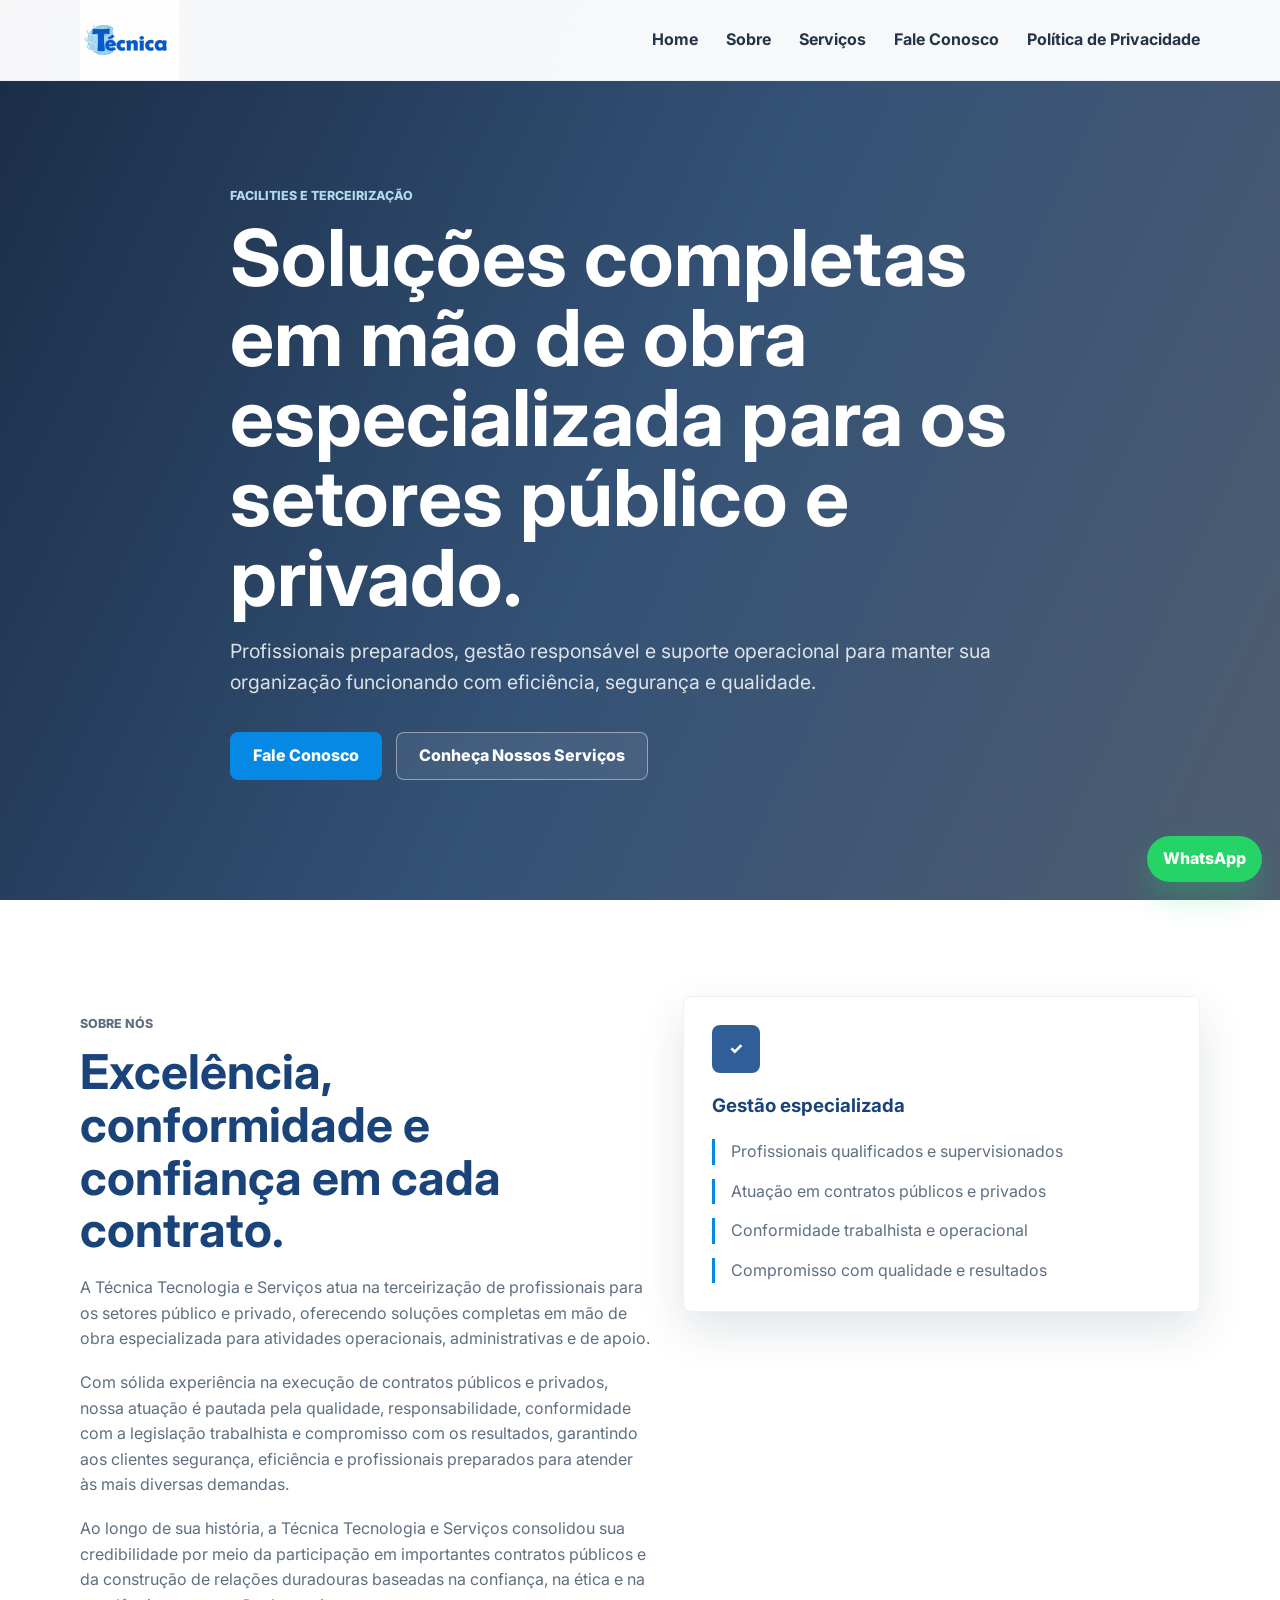
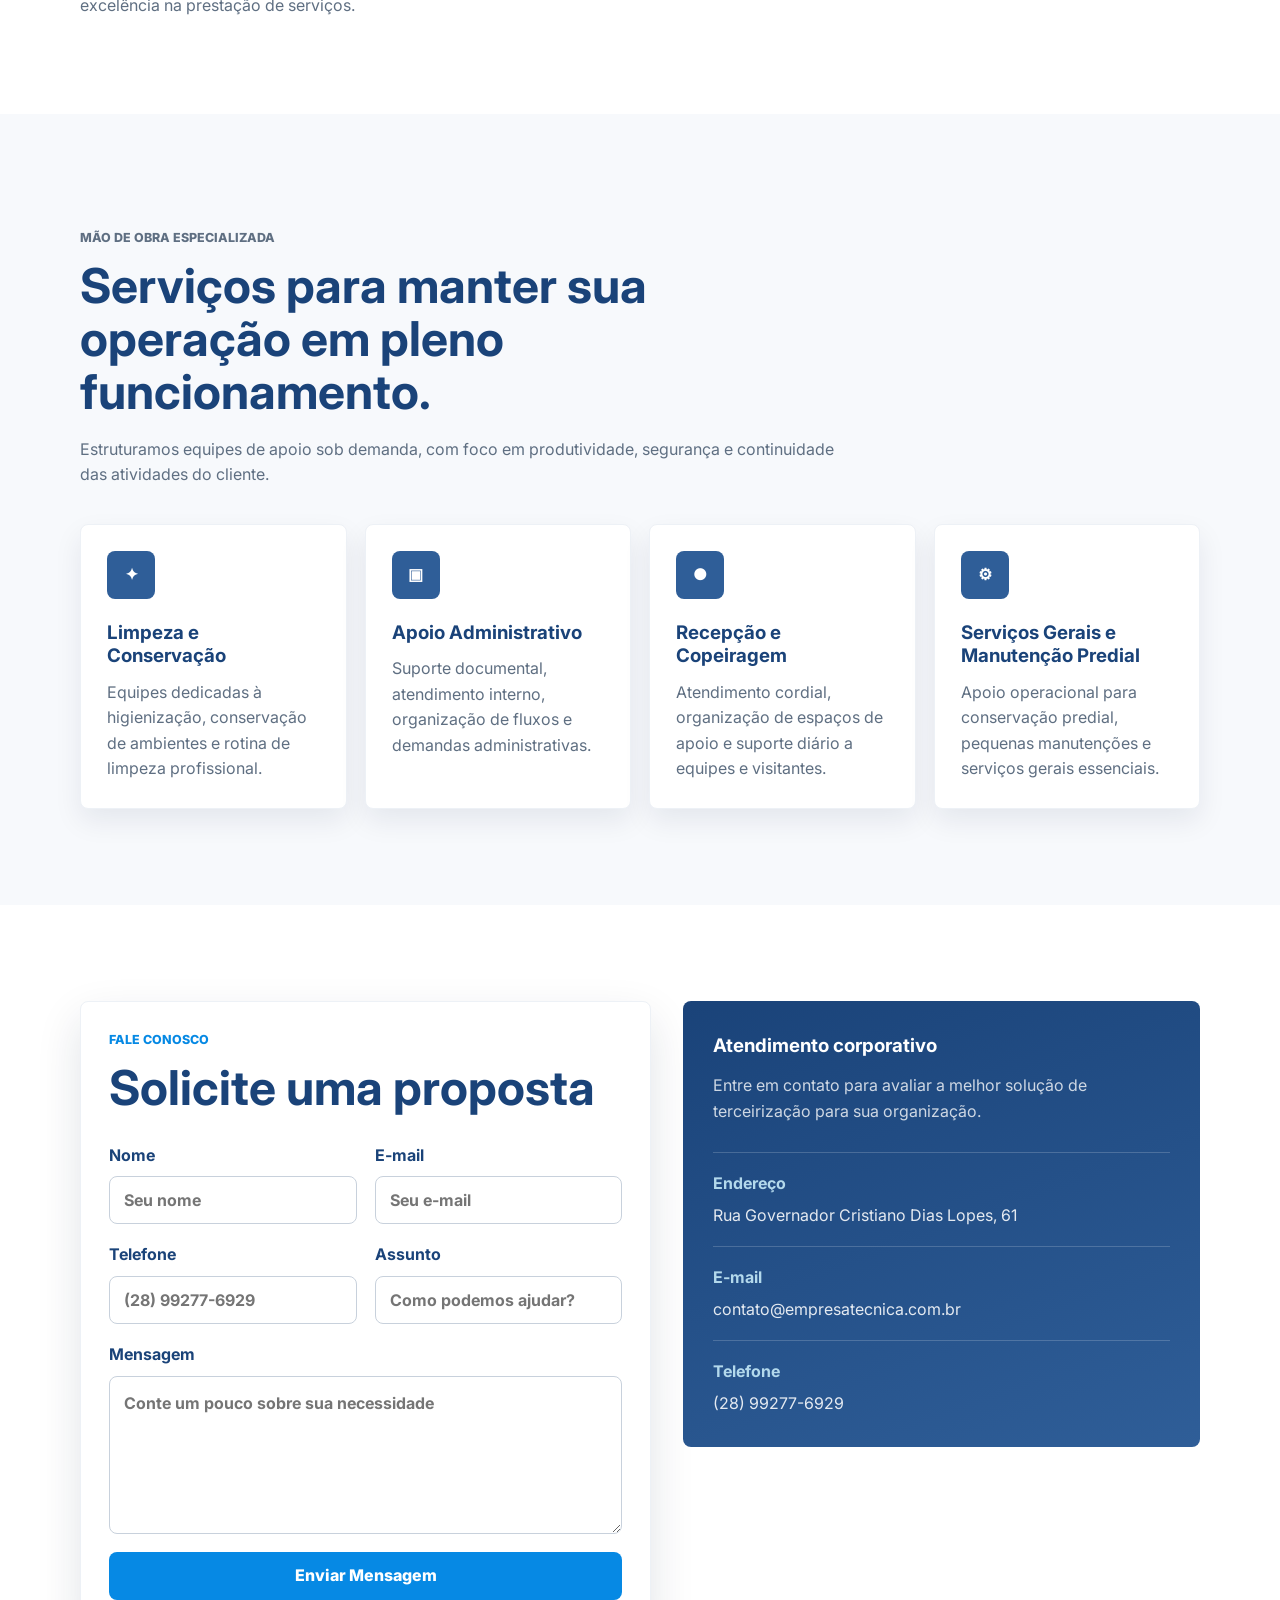
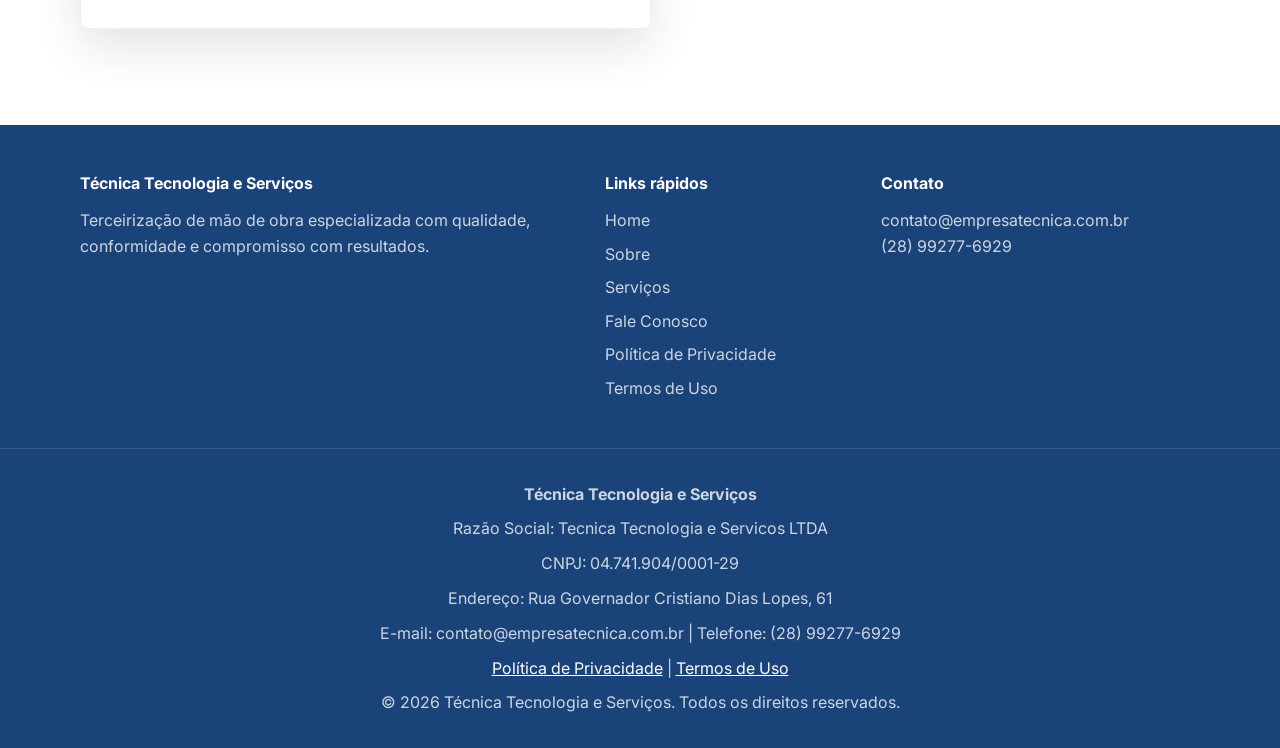
<file: index.html>
<!DOCTYPE html>
<html lang="pt-BR">
<head>
  <meta name="robots" content="index, follow">
  <meta name="author" content="Tecnica Tecnologia e Servicos LTDA">
  <meta name="theme-color" content="#1a4379">
  <meta charset="UTF-8" />
  <meta name="viewport" content="width=device-width, initial-scale=1.0" />
  <meta name="description" content="Técnica Tecnologia e Serviços: terceirização de mão de obra especializada para os setores público e privado." />
  <title>Técnica Tecnologia e Serviços</title>
  <link rel="preconnect" href="https://fonts.googleapis.com">
  <link rel="preconnect" href="https://fonts.gstatic.com" crossorigin>
  <link href="https://fonts.googleapis.com/css2?family=Inter:wght@400;500;600;700;800&display=swap" rel="stylesheet">
  <link rel="stylesheet" href="style.css" />
</head>
<body>
  <header class="site-header">
    <nav class="navbar" aria-label="Navegação principal">
      <a class="brand" href="#home" aria-label="Ir para o início">
        <img class="brand-logo" src="img/logoTecnica.png" alt="Técnica Tecnologia e Serviços">
      </a>

      <button class="menu-toggle" aria-label="Abrir menu" aria-expanded="false" aria-controls="menu">
        <span></span><span></span><span></span>
      </button>

      <ul class="nav-menu" id="menu">
      <li><a href="#home">Home</a></li>
      <li><a href="#sobre">Sobre</a></li>
      <li><a href="#servicos">Serviços</a></li>
      <li><a href="#contato">Fale Conosco</a></li>
      <li><a href="politica-de-privacidade.html">Política de Privacidade</a></li>
    </ul>
    </nav>
  </header>

  <main>
    <section class="hero section-anchor" id="home">
      <div class="container hero-content">
        <p class="kicker">Facilities e terceirização</p>
        <h1>Soluções completas em mão de obra especializada para os setores público e privado.</h1>
        <p>Profissionais preparados, gestão responsável e suporte operacional para manter sua organização funcionando com eficiência, segurança e qualidade.</p>
        <div class="hero-actions">
          <a class="btn btn-primary" href="#contato">Fale Conosco</a>
          <a class="btn btn-outline" href="#servicos">Conheça Nossos Serviços</a>
        </div>
      </div>
    </section>

    <section class="section section-anchor" id="sobre">
      <div class="container about-grid">
        <div>
          <p class="kicker">Sobre nós</p>
          <h2>Excelência, conformidade e confiança em cada contrato.</h2>
          <p>A Técnica Tecnologia e Serviços atua na terceirização de profissionais para os setores público e privado, oferecendo soluções completas em mão de obra especializada para atividades operacionais, administrativas e de apoio.</p>
          <p>Com sólida experiência na execução de contratos públicos e privados, nossa atuação é pautada pela qualidade, responsabilidade, conformidade com a legislação trabalhista e compromisso com os resultados, garantindo aos clientes segurança, eficiência e profissionais preparados para atender às mais diversas demandas.</p>
          <p>Ao longo de sua história, a Técnica Tecnologia e Serviços consolidou sua credibilidade por meio da participação em importantes contratos públicos e da construção de relações duradouras baseadas na confiança, na ética e na excelência na prestação de serviços.</p>
        </div>

        <aside class="about-card">
          <span class="card-icon">✓</span>
          <h3>Gestão especializada</h3>
          <ul>
            <li>Profissionais qualificados e supervisionados</li>
            <li>Atuação em contratos públicos e privados</li>
            <li>Conformidade trabalhista e operacional</li>
            <li>Compromisso com qualidade e resultados</li>
          </ul>
        </aside>
      </div>
    </section>

    <section class="section services section-anchor" id="servicos">
      <div class="container">
        <div class="section-heading">
          <p class="kicker">Mão de obra especializada</p>
          <h2>Serviços para manter sua operação em pleno funcionamento.</h2>
          <p>Estruturamos equipes de apoio sob demanda, com foco em produtividade, segurança e continuidade das atividades do cliente.</p>
        </div>

        <div class="service-grid">
          <article class="service-card">
            <span>✦</span>
            <h3>Limpeza e Conservação</h3>
            <p>Equipes dedicadas à higienização, conservação de ambientes e rotina de limpeza profissional.</p>
          </article>

          <article class="service-card">
            <span>▣</span>
            <h3>Apoio Administrativo</h3>
            <p>Suporte documental, atendimento interno, organização de fluxos e demandas administrativas.</p>
          </article>

          <article class="service-card">
            <span>●</span>
            <h3>Recepção e Copeiragem</h3>
            <p>Atendimento cordial, organização de espaços de apoio e suporte diário a equipes e visitantes.</p>
          </article>

          <article class="service-card">
            <span>⚙</span>
            <h3>Serviços Gerais e Manutenção Predial</h3>
            <p>Apoio operacional para conservação predial, pequenas manutenções e serviços gerais essenciais.</p>
          </article>
        </div>
      </div>
    </section>

    <section class="section section-anchor" id="contato">
      <div class="container contact-grid">
        <div class="contact-card">
          <p class="kicker">Fale conosco</p>
          <h2>Solicite uma proposta</h2>

          <form class="contact-form" id="contactForm">

  <input type="hidden" name="access_key" value="286de34a-79c1-41d1-b608-c6fc5de09b8d">
  <input type="hidden" name="subject" value="Novo contato pelo site Técnica Tecnologia e Serviços">
  <input type="checkbox" name="botcheck" style="display:none;">

  <label>
    Nome
    <input
      type="text"
      name="name"
      placeholder="Seu nome"
      required>
  </label>

  <label>
    E-mail
    <input
      type="email"
      name="email"
      placeholder="Seu e-mail"
      required>
  </label>

  <label>
    Telefone
    <input
      type="tel"
      name="telefone"
      placeholder="(28) 99277-6929">
  </label>

  <label>
    Assunto
    <input
      type="text"
      name="assunto"
      placeholder="Como podemos ajudar?">
  </label>

  <label class="full">
    Mensagem
    <textarea
      name="message"
      rows="5"
      placeholder="Conte um pouco sobre sua necessidade"
      required></textarea>
  </label>

  <button class="btn btn-primary full" type="submit">
    Enviar Mensagem
  </button>

  <p id="formMessage" class="form-message"></p>

</form>
        </div>

        <aside class="contact-info">
          <h3>Atendimento corporativo</h3>
          <p>Entre em contato para avaliar a melhor solução de terceirização para sua organização.</p>
          <strong>Endereço</strong><span>Rua Governador Cristiano Dias Lopes, 61</span>
          <strong>E-mail</strong><span>  contato@empresatecnica.com.br</span>
          <strong>Telefone</strong><span>(28) 99277-6929</span>
        </aside>
      </div>
    </section>
  </main>

  <a class="whatsapp" href="https://wa.me/5528992776929" target="_blank" rel="noopener">WhatsApp</a>

  <footer class="site-footer">
    <div class="container footer-grid">
      <div>
        <strong>Técnica Tecnologia e Serviços</strong>
        <p>Terceirização de mão de obra especializada com qualidade, conformidade e compromisso com resultados.</p>
      </div>
      <div>
        <strong>Links rápidos</strong>
        <a href="#home">Home</a>
        <a href="#sobre">Sobre</a>
        <a href="#servicos">Serviços</a>
        <a href="#contato">Fale Conosco</a>
        <a href="politica-de-privacidade.html">Política de Privacidade</a>
        <a href="termos-de-uso.html">Termos de Uso</a>
      </div>
      <div>
        <strong>Contato</strong>
        <p> contato@empresatecnica.com.br</p>
        <p>(28) 99277-6929</p>
      </div>
    </div>
    <div class="copyright">
    <p><strong>Técnica Tecnologia e Serviços</strong></p>

    <p>
        Razão Social: Tecnica Tecnologia e Servicos LTDA
    </p>

    <p>
        CNPJ: 04.741.904/0001-29
    </p>

    <p>
        Endereço: Rua Governador Cristiano Dias Lopes, 61
    </p>

    <p>
        E-mail: contato@empresatecnica.com.br |
        Telefone: (28) 99277-6929
    </p>

    <p>
        <a href="politica-de-privacidade.html">Política de Privacidade</a> |
        <a href="termos-de-uso.html">Termos de Uso</a>
    </p>

    <p>
        © 2026 Técnica Tecnologia e Serviços. Todos os direitos reservados.
    </p>
</div>
  </footer>

  <script src="script.js"></script>
</body>
</html>
</file>
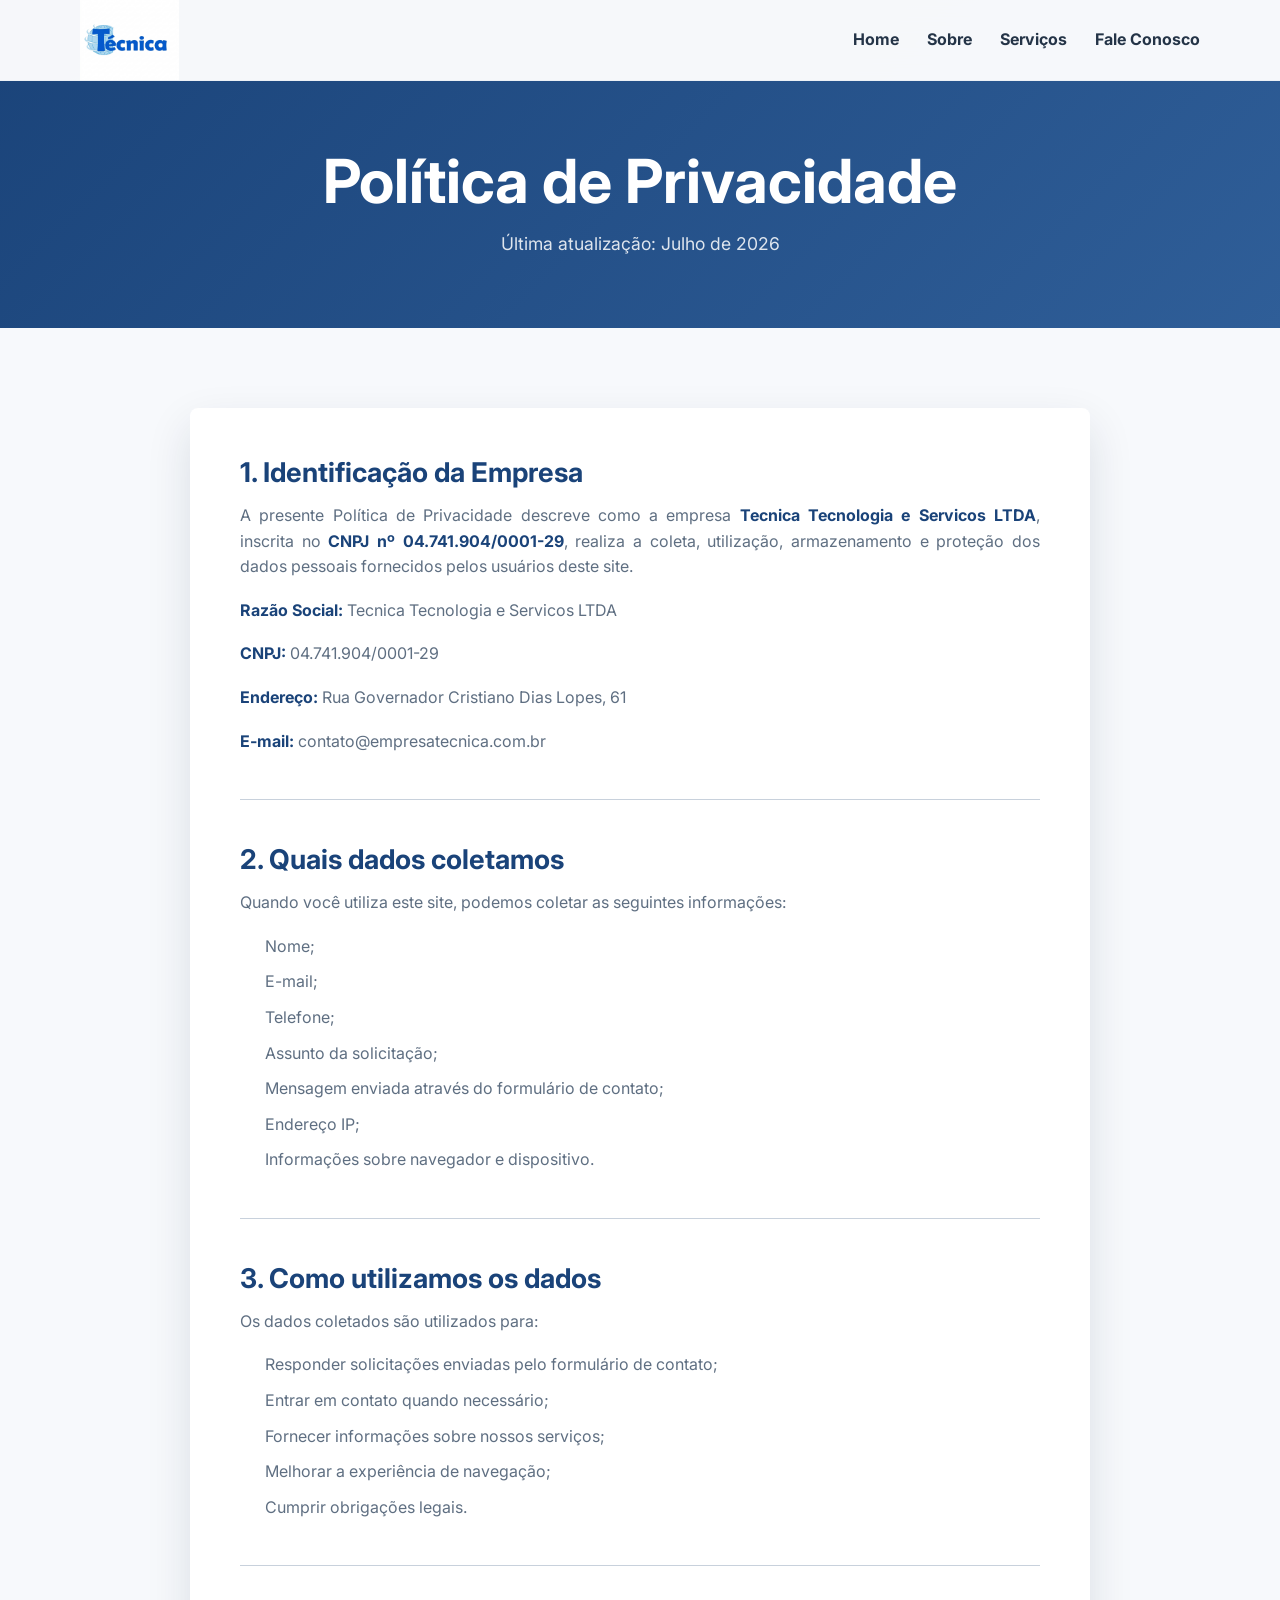
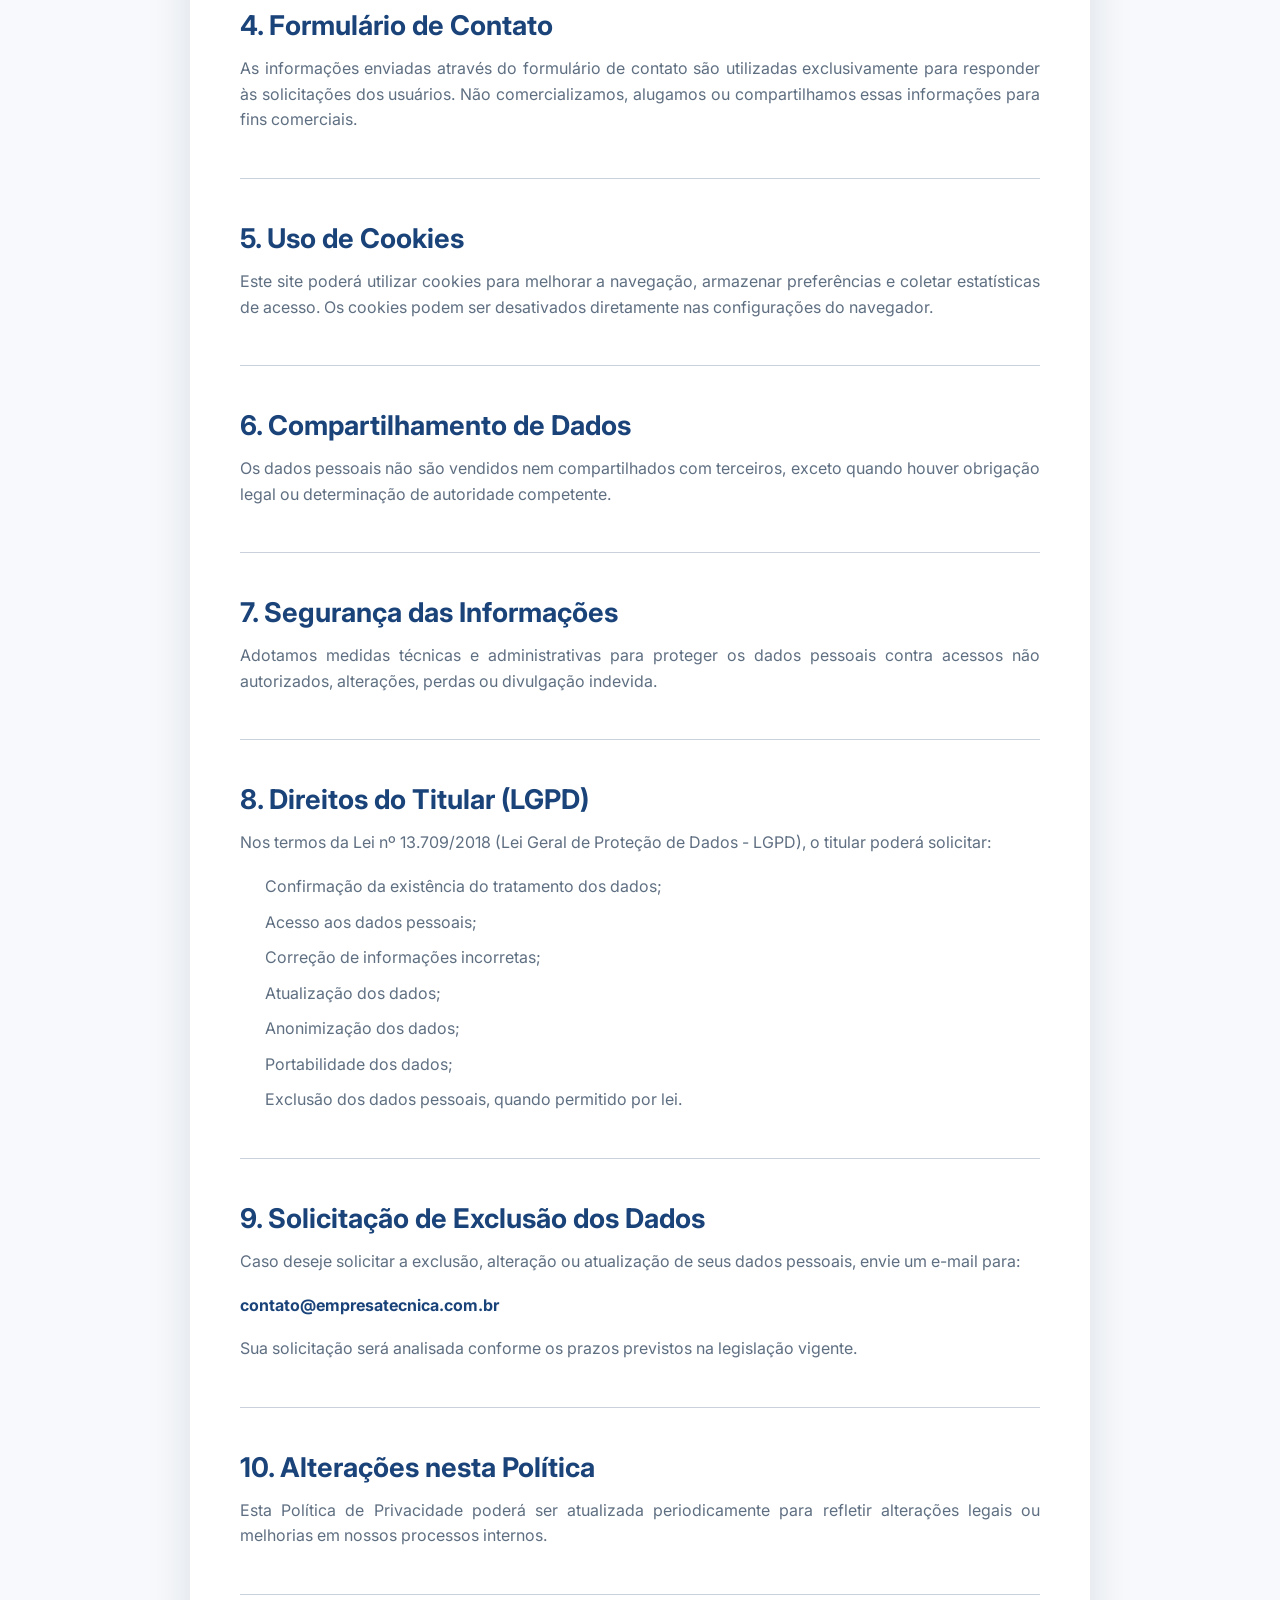
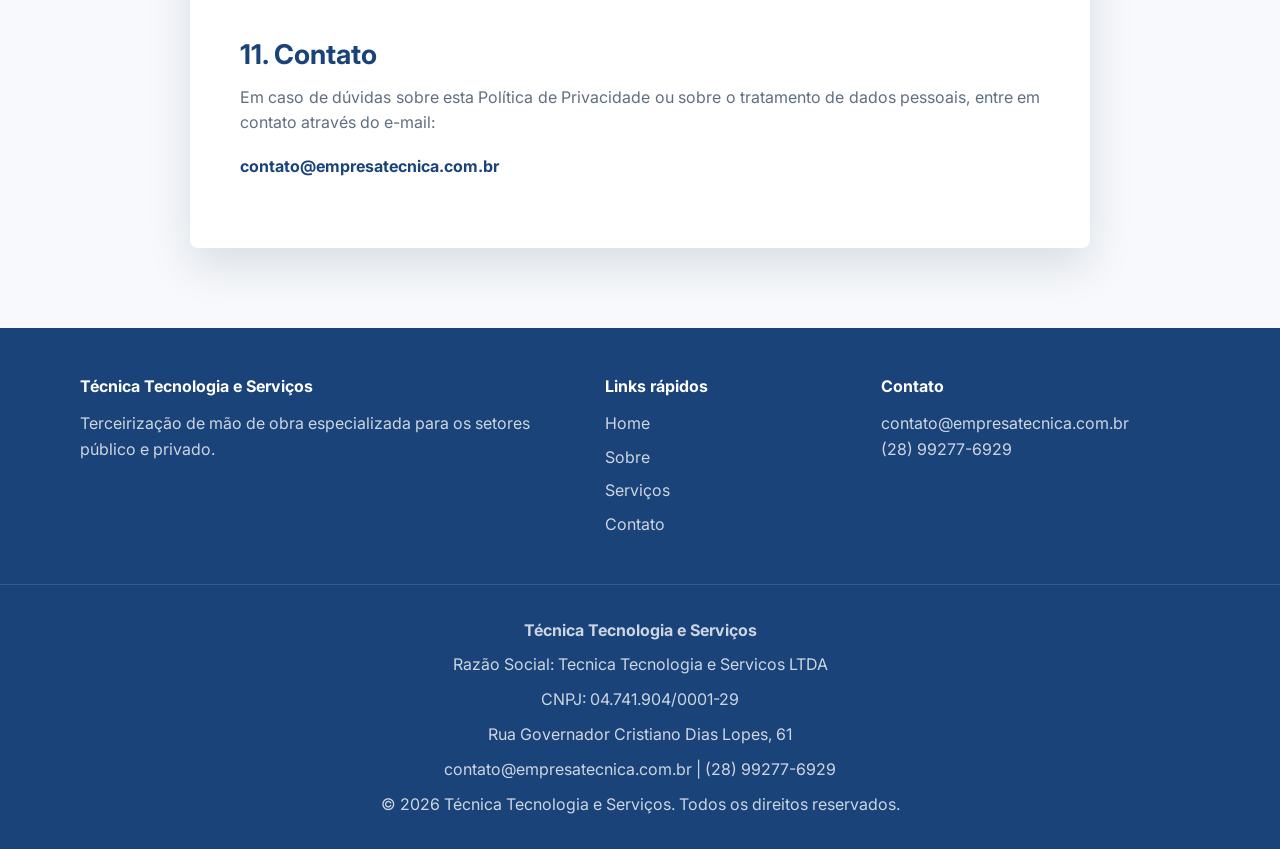
<file: politica-de-privacidade.html>
<!DOCTYPE html>
<html lang="pt-BR">
<head>
    <meta charset="UTF-8">
    <meta name="viewport" content="width=device-width, initial-scale=1.0">

    <title>Política de Privacidade | Técnica Tecnologia e Serviços</title>

    <meta name="description" content="Política de Privacidade da Técnica Tecnologia e Serviços.">

    <link rel="preconnect" href="https://fonts.googleapis.com">
    <link rel="preconnect" href="https://fonts.gstatic.com" crossorigin>

    <link href="https://fonts.googleapis.com/css2?family=Inter:wght@400;500;600;700;800&display=swap" rel="stylesheet">

    <link rel="stylesheet" href="style.css">
    <link rel="stylesheet" href="politica.css">

</head>

<body>

<header class="site-header">

    <nav class="navbar">

        <a class="brand" href="index.html">
            <img class="brand-logo" src="img/logoTecnica.png" alt="Técnica Tecnologia e Serviços">
        </a>

        <button class="menu-toggle" aria-label="Abrir menu" aria-expanded="false">
            <span></span>
            <span></span>
            <span></span>
        </button>

        <ul class="nav-menu">

            <li><a href="index.html">Home</a></li>

            <li><a href="index.html#sobre">Sobre</a></li>

            <li><a href="index.html#servicos">Serviços</a></li>

            <li><a href="index.html#contato">Fale Conosco</a></li>

        </ul>

    </nav>

</header>

<main>

<section class="policy-hero">

    <div class="container">

        <h1>Política de Privacidade</h1>

        <p>
            Última atualização: Julho de 2026
        </p>

    </div>

</section>

<section class="policy-content">

<div class="container">

<h2>1. Identificação da Empresa</h2>

<p>

A presente Política de Privacidade descreve como a empresa <strong>Tecnica Tecnologia e Servicos LTDA</strong>, inscrita no <strong>CNPJ nº 04.741.904/0001-29</strong>, realiza a coleta, utilização, armazenamento e proteção dos dados pessoais fornecidos pelos usuários deste site.

</p>

<p>

<strong>Razão Social:</strong> Tecnica Tecnologia e Servicos LTDA

</p>

<p>

<strong>CNPJ:</strong> 04.741.904/0001-29

</p>

<p>

<strong>Endereço:</strong> Rua Governador Cristiano Dias Lopes, 61

</p>

<p>

<strong>E-mail:</strong> contato@empresatecnica.com.br

</p>

<hr>

<h2>2. Quais dados coletamos</h2>

<p>Quando você utiliza este site, podemos coletar as seguintes informações:</p>

<ul>

<li>Nome;</li>

<li>E-mail;</li>

<li>Telefone;</li>

<li>Assunto da solicitação;</li>

<li>Mensagem enviada através do formulário de contato;</li>

<li>Endereço IP;</li>

<li>Informações sobre navegador e dispositivo.</li>

</ul>

<hr>

<h2>3. Como utilizamos os dados</h2>

<p>Os dados coletados são utilizados para:</p>

<ul>

<li>Responder solicitações enviadas pelo formulário de contato;</li>

<li>Entrar em contato quando necessário;</li>

<li>Fornecer informações sobre nossos serviços;</li>

<li>Melhorar a experiência de navegação;</li>

<li>Cumprir obrigações legais.</li>

</ul>

<hr>

<h2>4. Formulário de Contato</h2>

<p>

As informações enviadas através do formulário de contato são utilizadas exclusivamente para responder às solicitações dos usuários.

Não comercializamos, alugamos ou compartilhamos essas informações para fins comerciais.

</p>

<hr>

<h2>5. Uso de Cookies</h2>

<p>

Este site poderá utilizar cookies para melhorar a navegação, armazenar preferências e coletar estatísticas de acesso.

Os cookies podem ser desativados diretamente nas configurações do navegador.

</p>

<hr>

<h2>6. Compartilhamento de Dados</h2>

<p>

Os dados pessoais não são vendidos nem compartilhados com terceiros, exceto quando houver obrigação legal ou determinação de autoridade competente.

</p>

<hr>

<h2>7. Segurança das Informações</h2>

<p>

Adotamos medidas técnicas e administrativas para proteger os dados pessoais contra acessos não autorizados, alterações, perdas ou divulgação indevida.

</p>

<hr>

<h2>8. Direitos do Titular (LGPD)</h2>

<p>

Nos termos da Lei nº 13.709/2018 (Lei Geral de Proteção de Dados - LGPD), o titular poderá solicitar:

</p>

<ul>

<li>Confirmação da existência do tratamento dos dados;</li>

<li>Acesso aos dados pessoais;</li>

<li>Correção de informações incorretas;</li>

<li>Atualização dos dados;</li>

<li>Anonimização dos dados;</li>

<li>Portabilidade dos dados;</li>

<li>Exclusão dos dados pessoais, quando permitido por lei.</li>

</ul>

<hr>

<h2>9. Solicitação de Exclusão dos Dados</h2>

<p>

Caso deseje solicitar a exclusão, alteração ou atualização de seus dados pessoais, envie um e-mail para:

</p>

<p>

<strong>contato@empresatecnica.com.br</strong>

</p>

<p>

Sua solicitação será analisada conforme os prazos previstos na legislação vigente.

</p>

<hr>

<h2>10. Alterações nesta Política</h2>

<p>

Esta Política de Privacidade poderá ser atualizada periodicamente para refletir alterações legais ou melhorias em nossos processos internos.

</p>

<hr>

<h2>11. Contato</h2>

<p>

Em caso de dúvidas sobre esta Política de Privacidade ou sobre o tratamento de dados pessoais, entre em contato através do e-mail:

</p>

<p>

<strong>contato@empresatecnica.com.br</strong>

</p>

</div>

</section>

</main>

<footer class="site-footer">

    <div class="container footer-grid">

        <div>

            <strong>Técnica Tecnologia e Serviços</strong>

            <p>
                Terceirização de mão de obra especializada para os setores público e privado.
            </p>

        </div>

        <div>

            <strong>Links rápidos</strong>

            <a href="index.html">Home</a>

            <a href="index.html#sobre">Sobre</a>

            <a href="index.html#servicos">Serviços</a>

            <a href="index.html#contato">Contato</a>

        </div>

        <div>

            <strong>Contato</strong>

            <p>contato@empresatecnica.com.br</p>

            <p>(28) 99277-6929</p>

        </div>

    </div>

    <div class="copyright">

        <p><strong>Técnica Tecnologia e Serviços</strong></p>

        <p>Razão Social: Tecnica Tecnologia e Servicos LTDA</p>

        <p>CNPJ: 04.741.904/0001-29</p>

        <p>Rua Governador Cristiano Dias Lopes, 61</p>

        <p>contato@empresatecnica.com.br | (28) 99277-6929</p>

        <p>© 2026 Técnica Tecnologia e Serviços. Todos os direitos reservados.</p>

    </div>

</footer>

<script src="script.js"></script>

</body>
</html>
</file>
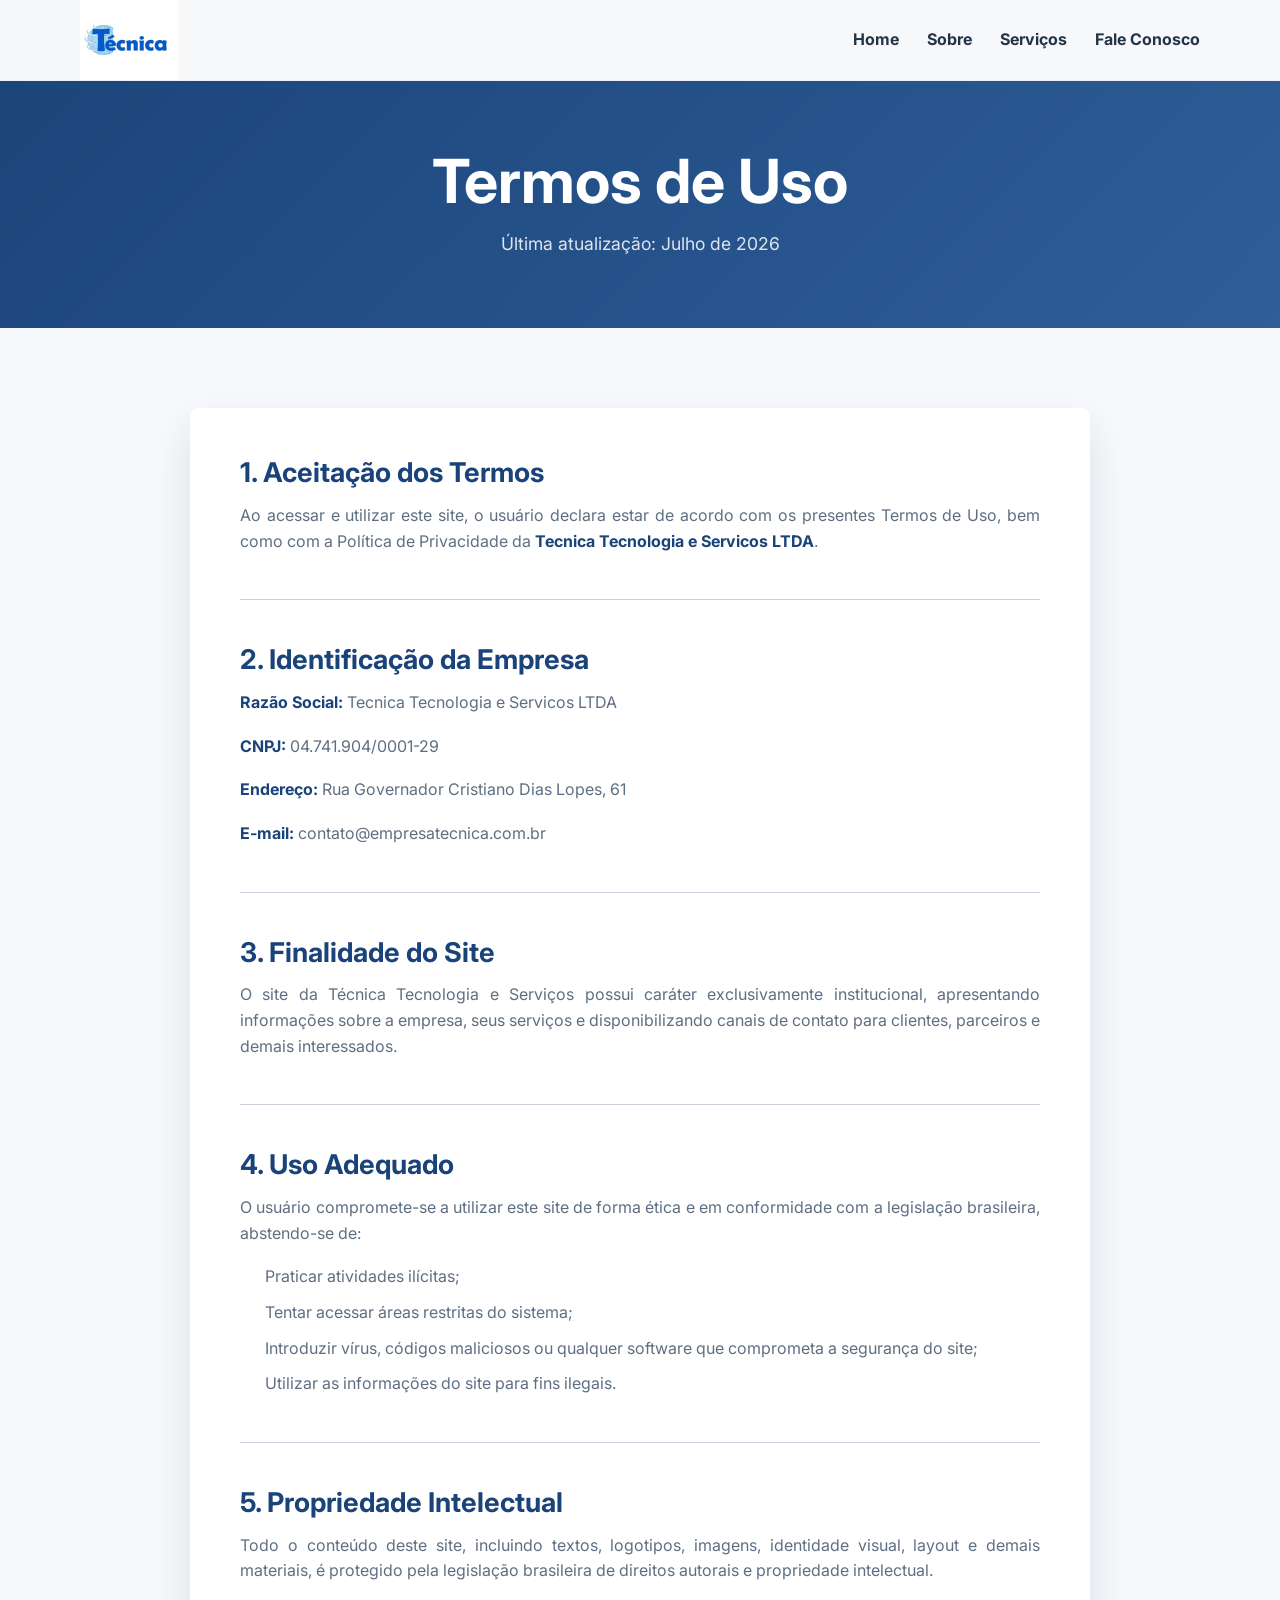
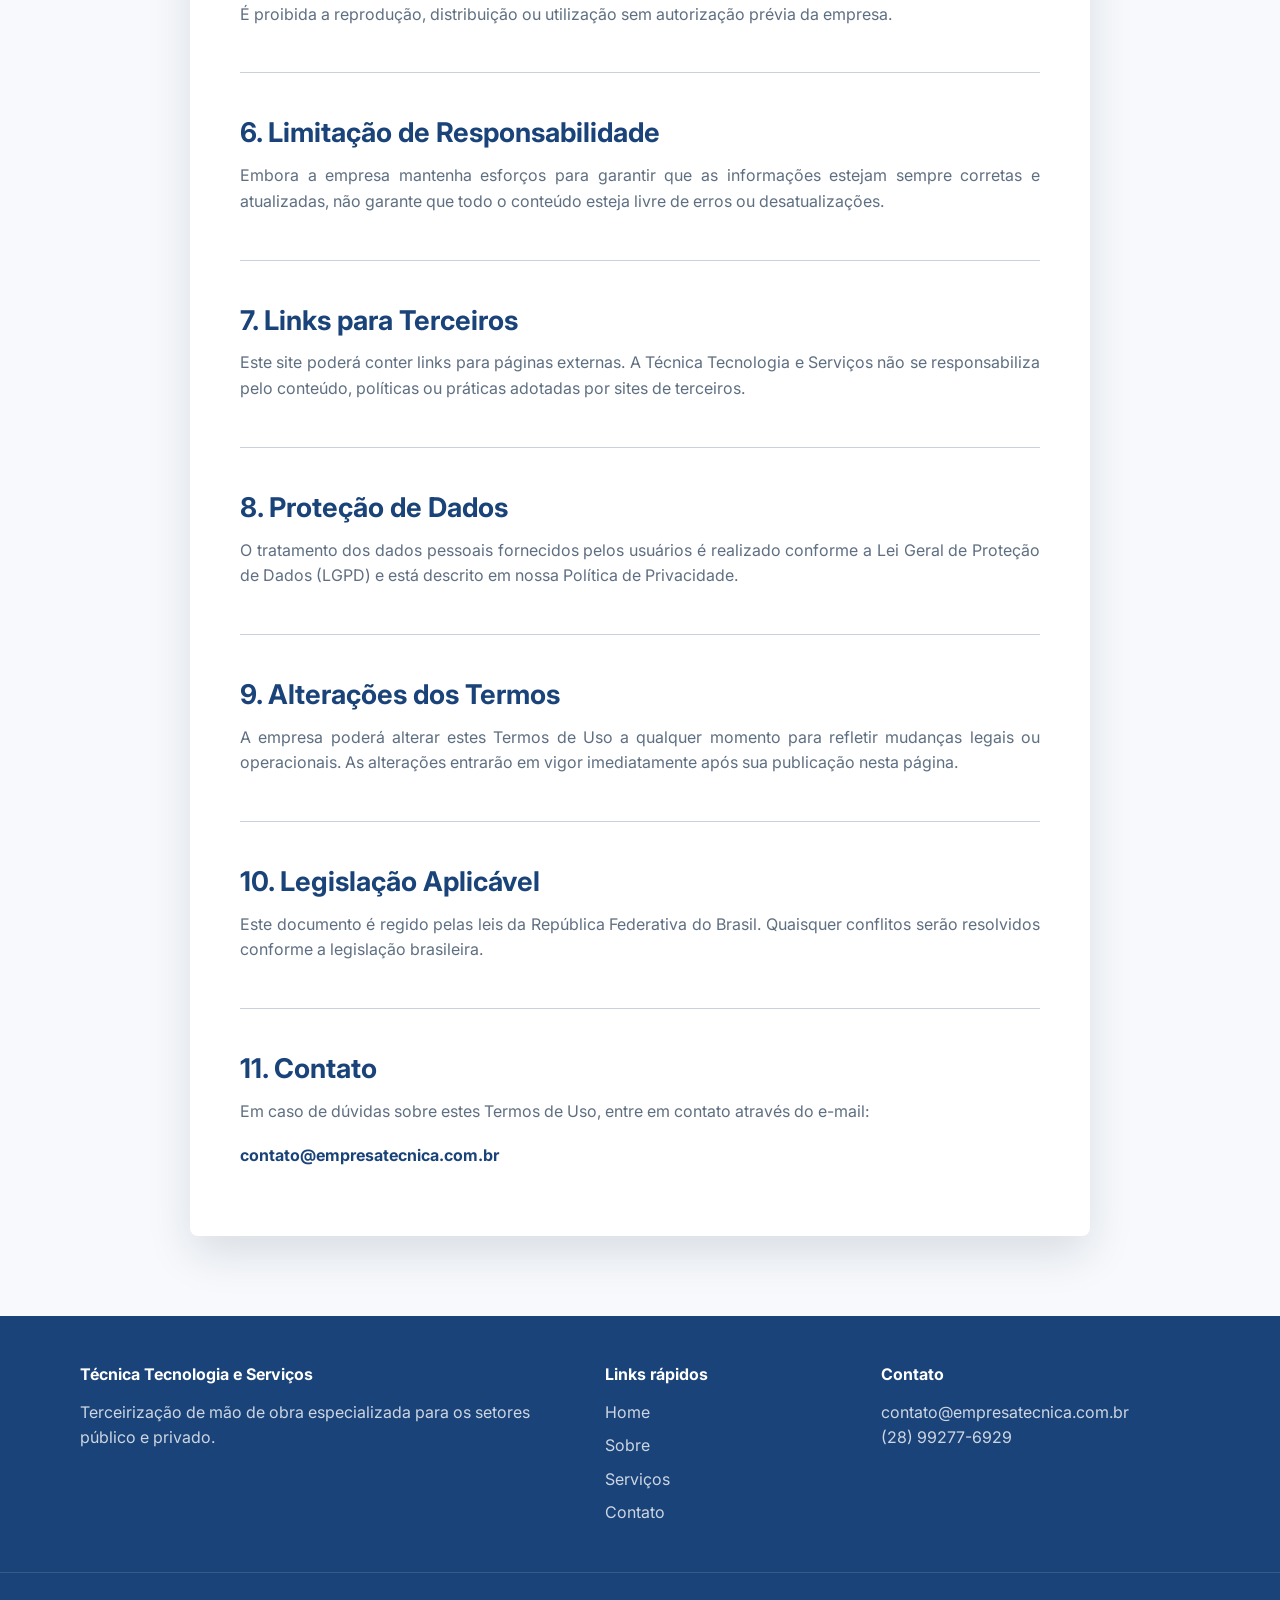
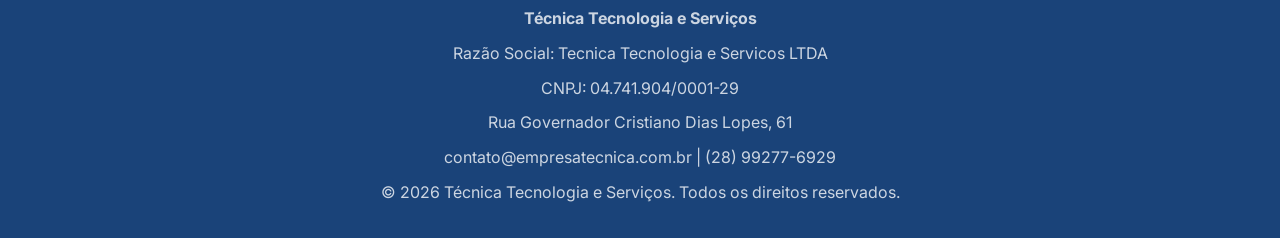
<file: termos-de-uso.html>
<!DOCTYPE html>
<html lang="pt-BR">

<head>

    <meta charset="UTF-8">
    <meta name="viewport" content="width=device-width, initial-scale=1.0">

    <title>Termos de Uso | Técnica Tecnologia e Serviços</title>

    <meta name="description" content="Termos de Uso da Técnica Tecnologia e Serviços.">

    <link rel="preconnect" href="https://fonts.googleapis.com">
    <link rel="preconnect" href="https://fonts.gstatic.com" crossorigin>

    <link href="https://fonts.googleapis.com/css2?family=Inter:wght@400;500;600;700;800&display=swap" rel="stylesheet">

    <link rel="stylesheet" href="style.css">
    <link rel="stylesheet" href="politica.css">

</head>

<body>

<header class="site-header">

    <nav class="navbar">

        <a class="brand" href="index.html">
            <img class="brand-logo" src="img/logoTecnica.png" alt="Técnica Tecnologia e Serviços">
        </a>

        <button class="menu-toggle" aria-label="Abrir menu" aria-expanded="false">
            <span></span>
            <span></span>
            <span></span>
        </button>

        <ul class="nav-menu">

            <li><a href="index.html">Home</a></li>
            <li><a href="index.html#sobre">Sobre</a></li>
            <li><a href="index.html#servicos">Serviços</a></li>
            <li><a href="index.html#contato">Fale Conosco</a></li>

        </ul>

    </nav>

</header>

<main>

<section class="policy-hero">

    <div class="container">

        <h1>Termos de Uso</h1>

        <p>Última atualização: Julho de 2026</p>

    </div>

</section>

<section class="policy-content">

<div class="container">

<h2>1. Aceitação dos Termos</h2>

<p>

Ao acessar e utilizar este site, o usuário declara estar de acordo com os presentes Termos de Uso, bem como com a Política de Privacidade da <strong>Tecnica Tecnologia e Servicos LTDA</strong>.

</p>

<hr>

<h2>2. Identificação da Empresa</h2>

<p><strong>Razão Social:</strong> Tecnica Tecnologia e Servicos LTDA</p>

<p><strong>CNPJ:</strong> 04.741.904/0001-29</p>

<p><strong>Endereço:</strong> Rua Governador Cristiano Dias Lopes, 61</p>

<p><strong>E-mail:</strong> contato@empresatecnica.com.br</p>

<hr>

<h2>3. Finalidade do Site</h2>

<p>

O site da Técnica Tecnologia e Serviços possui caráter exclusivamente institucional, apresentando informações sobre a empresa, seus serviços e disponibilizando canais de contato para clientes, parceiros e demais interessados.

</p>

<hr>

<h2>4. Uso Adequado</h2>

<p>O usuário compromete-se a utilizar este site de forma ética e em conformidade com a legislação brasileira, abstendo-se de:</p>

<ul>

<li>Praticar atividades ilícitas;</li>

<li>Tentar acessar áreas restritas do sistema;</li>

<li>Introduzir vírus, códigos maliciosos ou qualquer software que comprometa a segurança do site;</li>

<li>Utilizar as informações do site para fins ilegais.</li>

</ul>

<hr>

<h2>5. Propriedade Intelectual</h2>

<p>

Todo o conteúdo deste site, incluindo textos, logotipos, imagens, identidade visual, layout e demais materiais, é protegido pela legislação brasileira de direitos autorais e propriedade intelectual.

</p>

<p>

É proibida a reprodução, distribuição ou utilização sem autorização prévia da empresa.

</p>

<hr>

<h2>6. Limitação de Responsabilidade</h2>

<p>

Embora a empresa mantenha esforços para garantir que as informações estejam sempre corretas e atualizadas, não garante que todo o conteúdo esteja livre de erros ou desatualizações.

</p>

<hr>

<h2>7. Links para Terceiros</h2>

<p>

Este site poderá conter links para páginas externas.

A Técnica Tecnologia e Serviços não se responsabiliza pelo conteúdo, políticas ou práticas adotadas por sites de terceiros.

</p>

<hr>

<h2>8. Proteção de Dados</h2>

<p>

O tratamento dos dados pessoais fornecidos pelos usuários é realizado conforme a Lei Geral de Proteção de Dados (LGPD) e está descrito em nossa Política de Privacidade.

</p>

<hr>

<h2>9. Alterações dos Termos</h2>

<p>

A empresa poderá alterar estes Termos de Uso a qualquer momento para refletir mudanças legais ou operacionais.

As alterações entrarão em vigor imediatamente após sua publicação nesta página.

</p>

<hr>

<h2>10. Legislação Aplicável</h2>

<p>

Este documento é regido pelas leis da República Federativa do Brasil.

Quaisquer conflitos serão resolvidos conforme a legislação brasileira.

</p>

<hr>

<h2>11. Contato</h2>

<p>

Em caso de dúvidas sobre estes Termos de Uso, entre em contato através do e-mail:

</p>

<p>

<strong>contato@empresatecnica.com.br</strong>

</p>

</div>

</section>

</main>

<footer class="site-footer">

<div class="container footer-grid">

<div>

<strong>Técnica Tecnologia e Serviços</strong>

<p>
Terceirização de mão de obra especializada para os setores público e privado.
</p>

</div>

<div>

<strong>Links rápidos</strong>

<a href="index.html">Home</a>

<a href="index.html#sobre">Sobre</a>

<a href="index.html#servicos">Serviços</a>

<a href="index.html#contato">Contato</a>

</div>

<div>

<strong>Contato</strong>

<p>contato@empresatecnica.com.br</p>

<p>(28) 99277-6929</p>

</div>

</div>

<div class="copyright">

<p><strong>Técnica Tecnologia e Serviços</strong></p>

<p>Razão Social: Tecnica Tecnologia e Servicos LTDA</p>

<p>CNPJ: 04.741.904/0001-29</p>

<p>Rua Governador Cristiano Dias Lopes, 61</p>

<p>contato@empresatecnica.com.br | (28) 99277-6929</p>

<p>© 2026 Técnica Tecnologia e Serviços. Todos os direitos reservados.</p>

</div>

</footer>

<script src="script.js"></script>

</body>
</html>
</file>
<file: style.css>
:root {
  --navy: #1a4379;
  --navy-2: #2f5e98;
  --blue: #0689E4;
  --blue-light: #B3D9EC;
  --white: #fff;
  --gray-50: #f7f9fc;
  --gray-100: #edf1f6;
  --gray-300: #c8d1dc;
  --gray-600: #5f6f82;
  --gray-800: #243447;
  --whatsapp: #25d366;
  --shadow: 0 18px 45px rgba(11,31,58,.12);
  --radius: 8px;
  --header: 74px;
  --container: 1120px;
}

* { box-sizing: border-box; margin: 0; padding: 0; }
html { scroll-behavior: smooth; }
body { font-family: Inter, Arial, sans-serif; color: var(--gray-800); line-height: 1.6; background: var(--white); }
a { color: inherit; text-decoration: none; }
ul { list-style: none; }
button, input, textarea { font: inherit; }

.container { width: min(100% - 32px, var(--container)); margin: 0 auto; }
.section { padding: 76px 0; }
.section-anchor { scroll-margin-top: calc(var(--header) + 24px); }

.site-header {
  position: fixed; inset: 0 0 auto; z-index: 20;
  background: rgba(255,255,255,.96); border-bottom: 1px solid var(--gray-100);
  backdrop-filter: blur(14px);
}

.navbar {
  min-height: var(--header); display: flex; align-items: center; justify-content: space-between;
  gap: 24px; width: min(100% - 32px, var(--container)); margin: 0 auto;
}

.brand { display: flex; align-items: center; gap: 12px; color: var(--navy); font-weight: 800; line-height: 1.15; }
.brand-mark {
  display: grid; place-items: center; width: 42px; height: 42px; border-radius: var(--radius);
  color: var(--white); background: linear-gradient(135deg, var(--navy), var(--blue));
}

.nav-menu { display: flex; align-items: center; gap: 28px; font-weight: 700; }
.nav-menu a:hover { color: var(--blue); }

.menu-toggle {
  display: none; width: 42px; height: 42px; border: 1px solid var(--gray-300);
  border-radius: var(--radius); background: var(--white); cursor: pointer;
}
.menu-toggle span { display: block; width: 18px; height: 2px; margin: 4px auto; background: var(--navy); transition: .2s; }
.menu-toggle.active span:nth-child(1) { transform: translateY(6px) rotate(45deg); }
.menu-toggle.active span:nth-child(2) { opacity: 0; }
.menu-toggle.active span:nth-child(3) { transform: translateY(-6px) rotate(-45deg); }

.hero {
  min-height: 100svh; display: grid; align-items: center;
  padding: calc(var(--header) + 64px) 0 72px; color: var(--white);
  background:
    linear-gradient(115deg, rgba(11,31,58,.94), rgba(18,53,95,.86), rgba(11,31,58,.72)),
    url("https://images.unsplash.com/photo-1497366754035-f200968a6e72?auto=format&fit=crop&w=1600&q=80") center/cover;
}

.hero-content { max-width: 820px; }
.kicker { color: var(--blue); text-transform: uppercase; font-size: .78rem; font-weight: 800; margin-bottom: 12px; }
.hero .kicker { color: var(--blue-light); }
h1 { font-size: clamp(2.3rem, 7vw, 4.9rem); line-height: 1.02; }
h2 { color: var(--navy); font-size: clamp(2rem, 5vw, 3rem); line-height: 1.1; }
.hero p:not(.kicker), .section-heading p, #sobre p { margin-top: 18px; color: var(--gray-600); }
.hero p:not(.kicker) { color: rgba(255,255,255,.84); font-size: clamp(1rem, 2.2vw, 1.22rem); }

.hero-actions { display: flex; flex-wrap: wrap; gap: 14px; margin-top: 34px; }
.btn {
  display: inline-flex; align-items: center; justify-content: center; min-height: 48px;
  padding: 0 22px; border-radius: var(--radius); border: 1px solid transparent;
  font-weight: 800; cursor: pointer; transition: .2s;
}
.btn:hover { transform: translateY(-2px); }
.btn-primary { color: var(--white); background: var(--blue); }
.btn-outline { color: var(--white); border-color: rgba(255,255,255,.42); background: rgba(255,255,255,.08); }

.about-grid, .contact-grid { display: grid; gap: 32px; }
.about-card, .contact-card {
  padding: 28px; border: 1px solid var(--gray-100); border-radius: var(--radius);
  background: var(--white); box-shadow: var(--shadow);
}
.card-icon, .service-card span {
  display: grid; place-items: center; width: 48px; height: 48px; border-radius: var(--radius);
  color: var(--white); background: var(--navy-2); font-weight: 800;
}
.about-card h3 { margin: 18px 0; color: var(--navy); }
.about-card li { padding-left: 16px; border-left: 3px solid var(--blue); color: var(--gray-600); }
.about-card li + li { margin-top: 14px; }

.services { background: var(--gray-50); }
.section-heading { max-width: 760px; margin-bottom: 36px; }
.service-grid { display: grid; grid-template-columns: 1fr; gap: 18px; }
.service-card {
  min-height: 250px; padding: 26px; border: 1px solid var(--gray-100); border-radius: var(--radius);
  background: var(--white); box-shadow: 0 12px 28px rgba(11,31,58,.08); transition: .2s;
}
.service-card:hover { transform: translateY(-4px); box-shadow: var(--shadow); }
.service-card h3 { margin-top: 22px; color: var(--navy); line-height: 1.25; }
.service-card p { margin-top: 12px; color: var(--gray-600); }

.contact-form { display: grid; gap: 18px; margin-top: 28px; }
.contact-form label { display: grid; gap: 8px; color: var(--navy); font-weight: 700; }
input, textarea {
  width: 100%; border: 1px solid var(--gray-300); border-radius: var(--radius);
  padding: 14px; outline: 0; color: var(--gray-800);
}
input { height: 48px; }
input:focus, textarea:focus { border-color: var(--blue); box-shadow: 0 0 0 4px rgba(6,137,228,.12); }

.contact-info {
  padding: 30px; border-radius: var(--radius); color: var(--white);
  background: linear-gradient(160deg, var(--navy), var(--navy-2));
}
.contact-info p { margin: 12px 0 28px; color: rgba(255,255,255,.78); }
.contact-info strong { display: block; margin-top: 18px; padding-top: 18px; border-top: 1px solid rgba(255,255,255,.18); color: var(--blue-light); }
.contact-info span { display: block; margin-top: 6px; color: rgba(255,255,255,.88); }

.whatsapp {
  position: fixed; right: 18px; bottom: 18px; z-index: 15;
  display: inline-flex; align-items: center; min-height: 46px; padding: 0 16px;
  border-radius: 999px; color: var(--white); background: var(--whatsapp); font-weight: 800;
  box-shadow: 0 14px 30px rgba(37,211,102,.28);
}

.site-footer { color: rgba(255,255,255,.78); background: var(--navy); }
.footer-grid { display: grid; gap: 28px; padding: 46px 0; }
.footer-grid strong { display: block; color: var(--white); margin-bottom: 12px; }
.footer-grid a { display: block; margin-top: 8px; }
.copyright { padding: 18px 16px; border-top: 1px solid rgba(255,255,255,.12); text-align: center; }

@media (max-width: 767px) {
  .menu-toggle { display: block; }
  .nav-menu {
    position: absolute; top: var(--header); left: 16px; right: 16px;
    display: grid; gap: 0; padding: 10px; border: 1px solid var(--gray-100);
    border-radius: var(--radius); background: var(--white); box-shadow: var(--shadow);
    opacity: 0; pointer-events: none; transform: translateY(-10px); transition: .2s;
  }
  .nav-menu.active { opacity: 1; pointer-events: auto; transform: translateY(0); }
  .nav-menu a { display: block; padding: 13px 12px; }
  .hero-actions .btn { width: 100%; }
}

.brand-logo {
  display: block;
  width: auto;
  height: 80px;
  max-width: 320px;
  object-fit: contain;
}

.form-message {
    display: none;
    margin-top: 16px;
    padding: 14px;
    border-radius: var(--radius);
    font-weight: 600;
    text-align: center;
    transition: .3s;
}

.form-message.success {
    display: block;
    color: #155724;
    background-color: #d4edda;
    border: 1px solid #c3e6cb;
}

.form-message.error {
    display: block;
    color: #721c24;
    background-color: #f8d7da;
    border: 1px solid #f5c6cb;
}

.copyright{
    text-align:center;
    line-height:1.8;
    padding:25px 15px;
}

.copyright p{
    margin:6px 0;
}

.copyright a{
    color:#fff;
    text-decoration:underline;
}

.copyright a:hover{
    opacity:.8;
}

@media (min-width: 640px) {
  .service-grid { grid-template-columns: repeat(2, 1fr); }
  .contact-form { grid-template-columns: repeat(2, 1fr); }
  .full { grid-column: 1 / -1; }
}

@media (min-width: 900px) {
  .section { padding: 96px 0; }
  .about-grid, .contact-grid { grid-template-columns: 1.05fr .95fr; align-items: start; }
  .service-grid { grid-template-columns: repeat(4, 1fr); }
  .contact-info { position: sticky; top: calc(var(--header) + 24px); }
  .footer-grid { grid-template-columns: 1.4fr .7fr .9fr; }
}

@media (prefers-reduced-motion: reduce) {
  * { scroll-behavior: auto !important; transition-duration: .01ms !important; }
}

@media (max-width: 767px) {
  .brand-logo {
    height: 56px;
    max-width: 190px;
  }
}
</file>
<file: politica.css>
.policy-hero{
    padding: 150px 0 70px;
    background: linear-gradient(135deg, var(--navy), var(--navy-2));
    color: var(--white);
    text-align: center;
}

.policy-hero h1{
    color: var(--white);
    font-size: clamp(2.3rem, 5vw, 3.8rem);
    margin-bottom: 18px;
}

.policy-hero p{
    font-size: 1.1rem;
    color: rgba(255,255,255,.85);
}

.policy-content{
    padding: 80px 0;
    background: var(--gray-50);
}

.policy-content .container{
    max-width: 900px;
    background: var(--white);
    padding: 50px;
    border-radius: var(--radius);
    box-shadow: var(--shadow);
}

.policy-content h2{
    color: var(--navy);
    margin-top: 40px;
    margin-bottom: 15px;
    font-size: 1.7rem;
}

.policy-content h2:first-child{
    margin-top: 0;
}

.policy-content p{
    color: var(--gray-600);
    margin-bottom: 18px;
    text-align: justify;
}

.policy-content ul{
    margin-left: 25px;
    margin-bottom: 25px;
}

.policy-content li{
    color: var(--gray-600);
    margin-bottom: 10px;
}

.policy-content hr{
    border: none;
    border-top: 1px solid var(--gray-300);
    margin: 45px 0;
}

.policy-content strong{
    color: var(--navy);
}

.policy-content a{
    color: var(--blue);
    font-weight: 600;
}

.policy-content a:hover{
    text-decoration: underline;
}


@media (max-width: 768px){

    .policy-hero{
        padding: 120px 0 50px;
    }

    .policy-content{
        padding: 40px 0;
    }

    .policy-content .container{
        padding: 30px 25px;
    }

    .policy-content h2{
        font-size: 1.4rem;
    }

}
</file>
